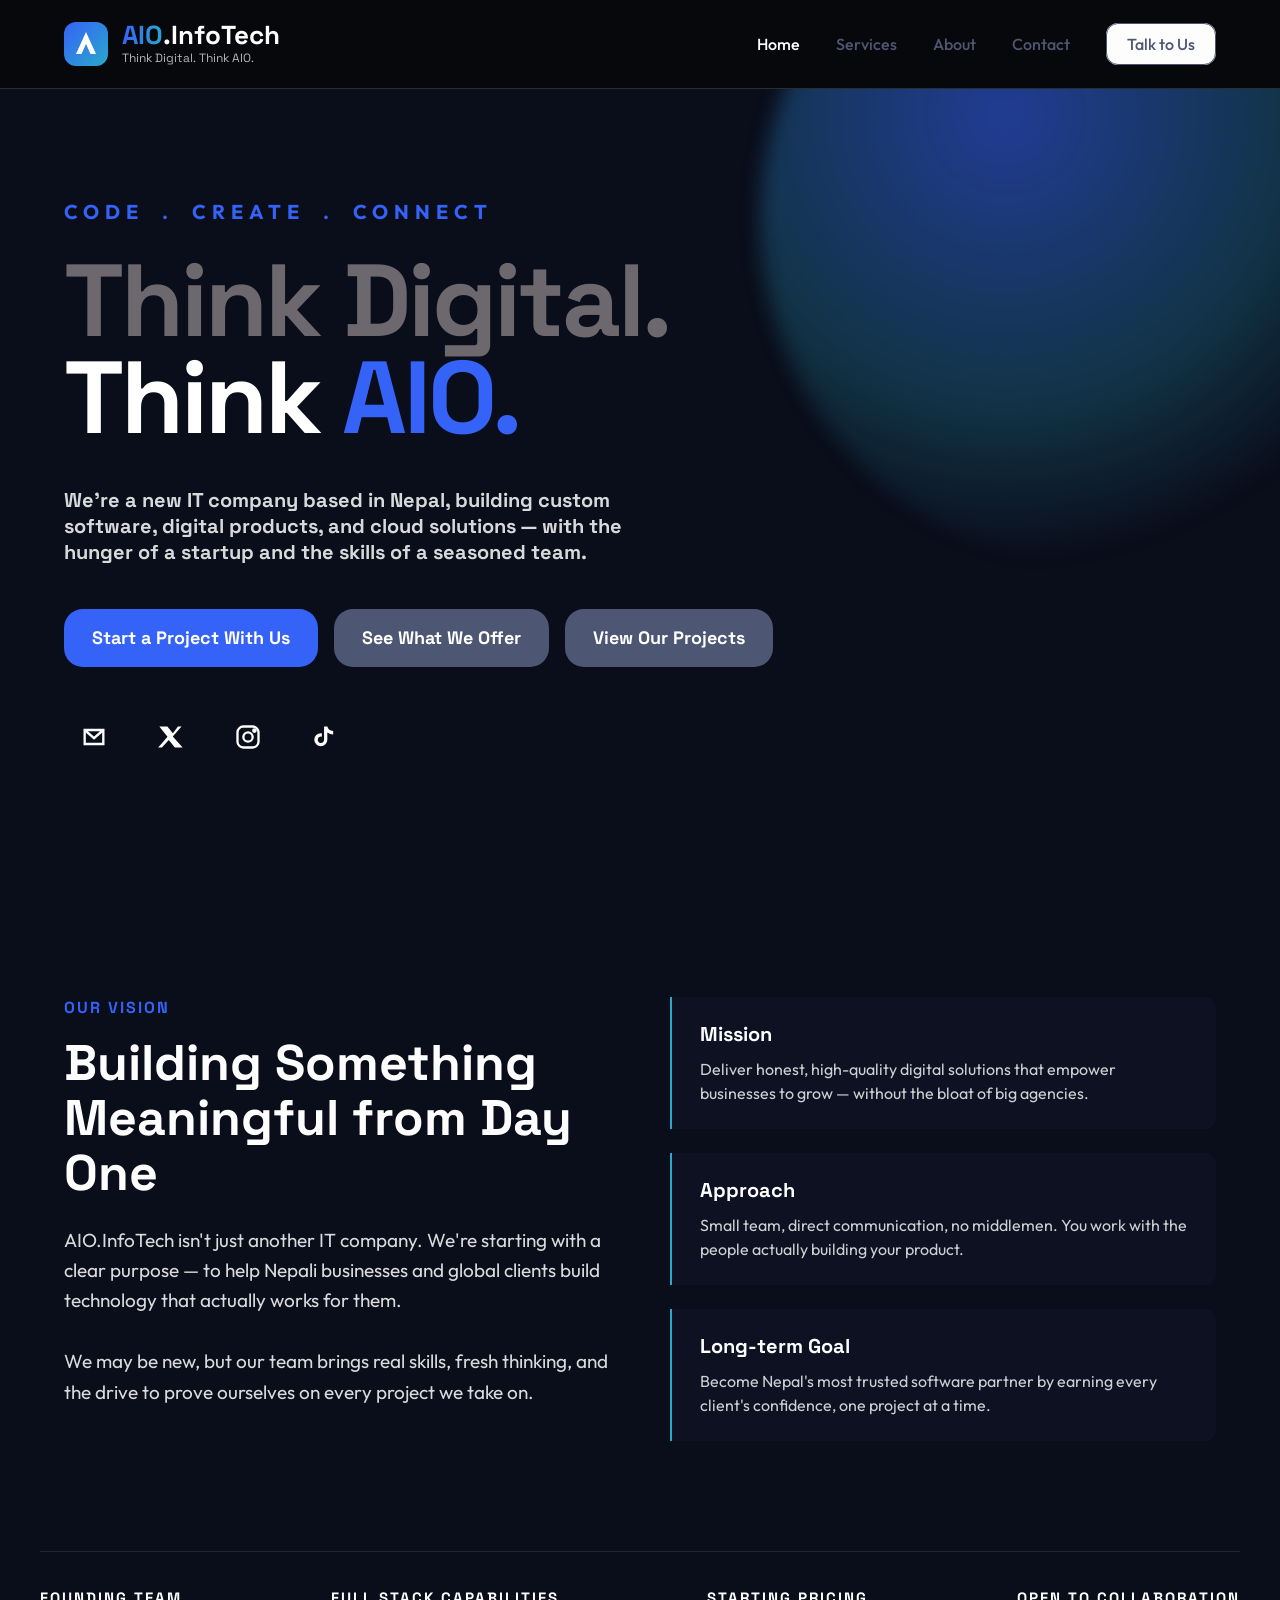
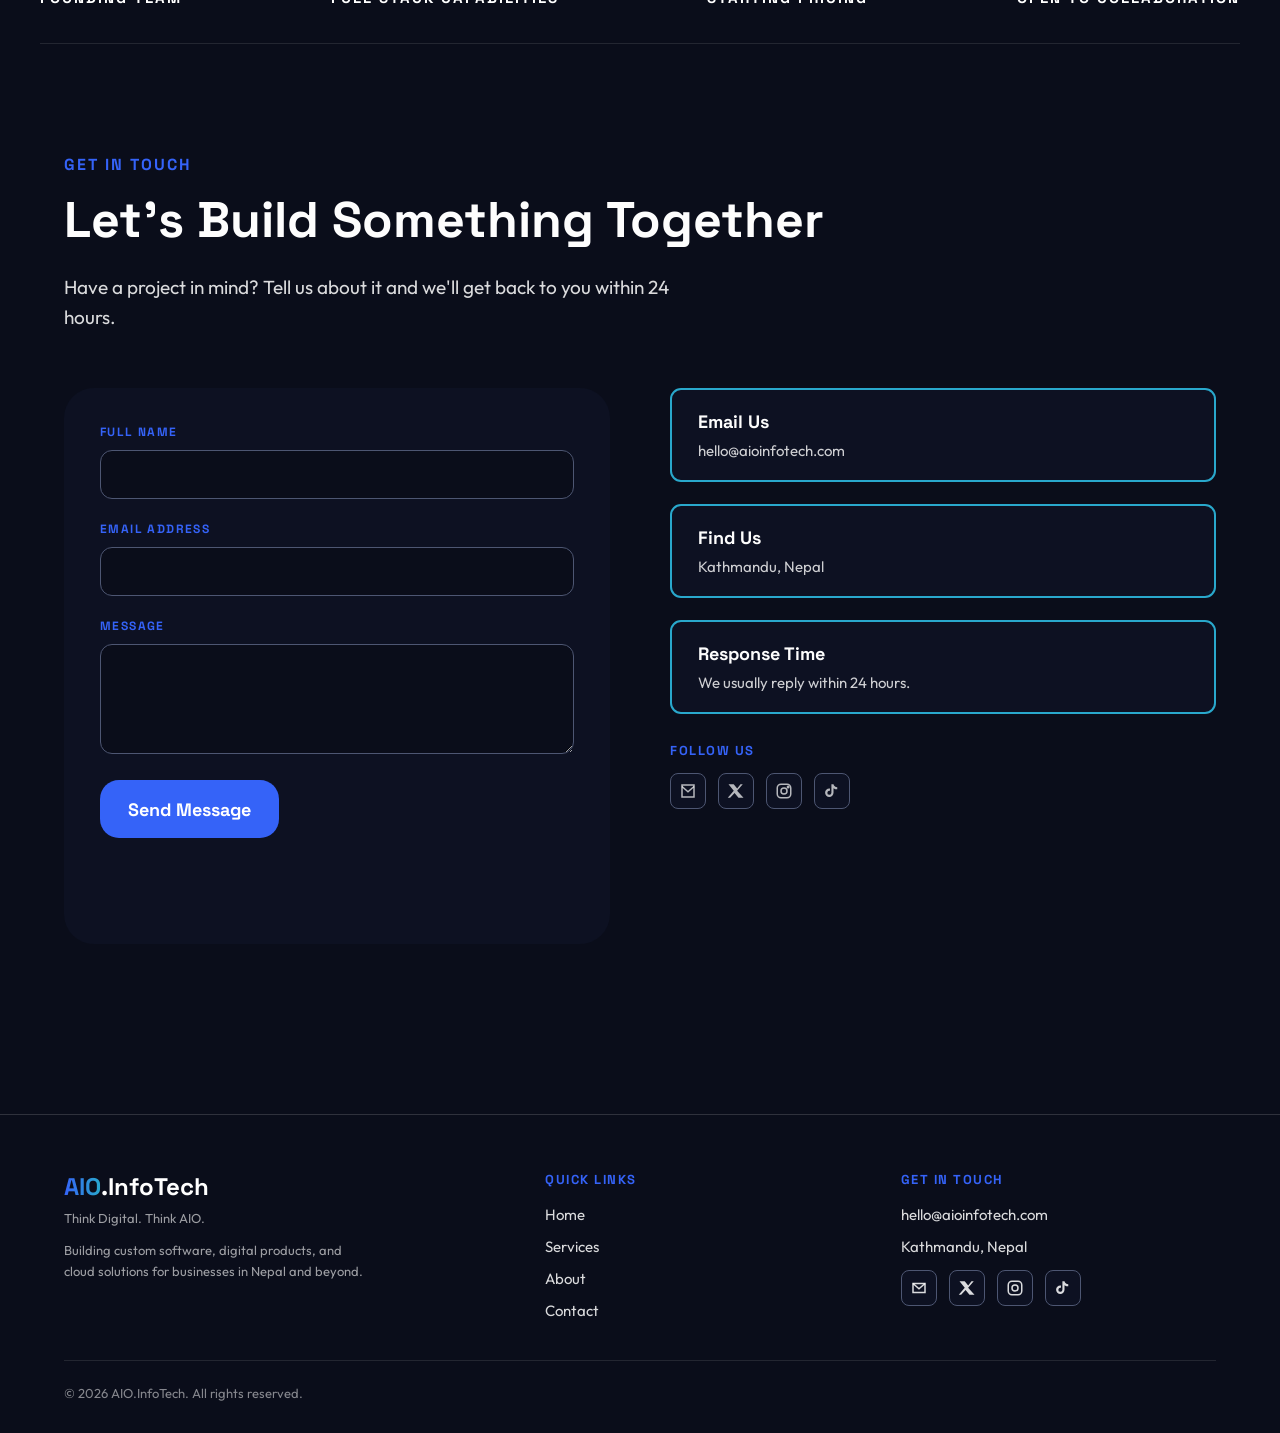
<file: index.html>
<!DOCTYPE html>
<html lang="en">
<head>
<meta charset="UTF-8">
<meta name="viewport" content="width=device-width, initial-scale=1.0">
<title>AIO.InfoTech — Think Digital. Think AIO.</title>
<meta name="description" content="AIO.InfoTech is a new IT company based in Nepal, building custom software, digital products, and cloud solutions.">
<link rel="preconnect" href="https://fonts.googleapis.com">
<link rel="preconnect" href="https://fonts.gstatic.com" crossorigin>
<link href="https://fonts.googleapis.com/css2?family=Space+Grotesk:wght@400;500;700&family=Outfit:wght@400;500;700&display=swap" rel="stylesheet">
<link rel="stylesheet" href="style.css">
</head>
<body>

<header class="navbar">
  <div class="wrap">
    <a href="index.html" class="logo">
      <svg class="logo-mark" viewBox="0 0 44 44" fill="none" xmlns="http://www.w3.org/2000/svg" aria-hidden="true">
        <defs>
          <linearGradient id="logoGrad" x1="0" y1="0" x2="44" y2="44" gradientUnits="userSpaceOnUse">
            <stop stop-color="#3563F8"/>
            <stop offset="1" stop-color="#29A8CC"/>
          </linearGradient>
        </defs>
        <rect width="44" height="44" rx="12" fill="url(#logoGrad)"/>
        <path d="M22 10L32 32H26.5L22 22L17.5 32H12L22 10Z" fill="white"/>
      </svg>
      <span class="logo-text">
        <span class="name"><span class="accent">AIO</span>.InfoTech</span>
        <span class="tagline">Think Digital. Think AIO.</span>
      </span>
    </a>

    <button class="nav-toggle" aria-label="Toggle menu" aria-expanded="false">
      <svg viewBox="0 0 24 24" fill="none" stroke="currentColor" stroke-width="2"><path d="M3 6h18M3 12h18M3 18h18"/></svg>
    </button>

    <ul class="nav-links">
      <li><a href="index.html" aria-current="page">Home</a></li>
      <li><a href="services.html">Services</a></li>
      <li><a href="team.html">About</a></li>
      <li><a href="index.html#contact">Contact</a></li>
      <li><a href="index.html#contact" class="nav-cta">Talk to Us</a></li>
    </ul>
  </div>
</header>

<main>

  <!-- HERO -->
  <section class="hero">
    <div class="hero-glow" aria-hidden="true"></div>
    <div class="wrap">
      <p class="eyebrow"><span>CODE</span><span>.</span><span>CREATE</span><span>.</span><span>CONNECT</span></p>
      <h1><span class="dim">Think Digital.</span>Think <span class="brand">AIO.</span></h1>
      <p class="hero-lede">We're a new IT company based in Nepal, building custom software, digital products, and cloud solutions — with the hunger of a startup and the skills of a seasoned team.</p>
      <div class="cta-row">
        <a href="index.html#contact" class="btn btn-primary">Start a Project With Us</a>
        <a href="services.html" class="btn btn-secondary">See What We Offer</a>
        <a href="projects.html" class="btn btn-secondary">View Our Projects</a>
      </div>

      <div class="social-row-lg">
        <a href="mailto:hello@aioinfotech.com" aria-label="Email"><svg viewBox="0 0 24 24" fill="none" stroke="currentColor" stroke-width="2"><path d="M4 6l8 7 8-7"/><path d="M4 6h16v12H4z"/></svg></a>
        <a href="#" aria-label="Twitter / X"><svg viewBox="0 0 24 24" fill="currentColor"><path d="M18 3h3l-7.5 8.6L22 21h-6.7l-5.2-6.4L4.2 21H1l8-9.2L2 3h6.9l4.7 5.8L18 3z"/></svg></a>
        <a href="#" aria-label="Instagram"><svg viewBox="0 0 24 24" fill="none" stroke="currentColor" stroke-width="2"><rect x="3" y="3" width="18" height="18" rx="5"/><circle cx="12" cy="12" r="4"/><circle cx="17.5" cy="6.5" r="1"/></svg></a>
        <a href="#" aria-label="TikTok"><svg viewBox="0 0 24 24" fill="currentColor"><path d="M14 3c.6 2.2 2.2 3.7 5 3.9v2.9c-1.8 0-3.4-.5-5-1.6v6.1a5.6 5.6 0 1 1-5.6-5.6c.3 0 .6 0 .9.1v3a2.7 2.7 0 1 0 1.9 2.6V3h2.8z"/></svg></a>
      </div>
    </div>
  </section>

  <!-- VISION + VALUES -->
  <section class="section-pad">
    <div class="wrap">
      <div class="vision-values">
        <div class="reveal">
          <p class="eyebrow-sm">Our Vision</p>
          <h2 class="section-title">Building Something Meaningful from Day One</h2>
          <p class="section-body">
            AIO.InfoTech isn't just another IT company. We're starting with a clear purpose — to help Nepali businesses and global clients build technology that actually works for them.
            <br><br>
            We may be new, but our team brings real skills, fresh thinking, and the drive to prove ourselves on every project we take on.
          </p>
        </div>
        <div class="reveal">
          <div class="value-card">
            <h3>Mission</h3>
            <p>Deliver honest, high-quality digital solutions that empower businesses to grow — without the bloat of big agencies.</p>
          </div>
          <div class="value-card">
            <h3>Approach</h3>
            <p>Small team, direct communication, no middlemen. You work with the people actually building your product.</p>
          </div>
          <div class="value-card">
            <h3>Long-term Goal</h3>
            <p>Become Nepal's most trusted software partner by earning every client's confidence, one project at a time.</p>
          </div>
        </div>
      </div>
    </div>
  </section>

  <!-- STAT STRIP -->
  <section>
    <div class="wrap" style="border-top:1px solid rgba(255,255,255,.1); border-bottom:1px solid rgba(255,255,255,.1); padding:36px 0; display:flex; flex-wrap:wrap; gap:32px; justify-content:space-between; font-family:var(--font-display); font-weight:700; font-size:15px; letter-spacing:2px; color:white;">
      <span>FOUNDING TEAM</span>
      <span>FULL STACK CAPABILITIES</span>
      <span>STARTING PRICING</span>
      <span>OPEN TO COLLABORATION</span>
    </div>
  </section>

  <!-- CONTACT -->
  <section class="section-pad" id="contact">
    <div class="wrap">
      <p class="eyebrow-sm">Get in Touch</p>
      <h2 class="section-title">Let's Build Something Together</h2>
      <p class="section-body">Have a project in mind? Tell us about it and we'll get back to you within 24 hours.</p>

      <div class="contact-grid">
        <form class="form-card reveal" id="contact-form">
          <div class="field">
            <label for="name">Full Name</label>
            <input id="name" name="name" type="text" required autocomplete="name">
          </div>
          <div class="field">
            <label for="email">Email Address</label>
            <input id="email" name="email" type="email" required autocomplete="email">
          </div>
          <div class="field">
            <label for="message">Message</label>
            <textarea id="message" name="message" required></textarea>
          </div>
          <button type="submit" class="btn btn-primary" style="align-self:flex-start;">Send Message</button>
          <p class="form-status" role="status"></p>
        </form>

        <div class="info-list reveal">
          <div class="info-card">
            <h3>Email Us</h3>
            <p>hello@aioinfotech.com</p>
          </div>
          <div class="info-card">
            <h3>Find Us</h3>
            <p>Kathmandu, Nepal</p>
          </div>
          <div class="info-card">
            <h3>Response Time</h3>
            <p>We usually reply within 24 hours.</p>
          </div>

          <div>
            <p class="follow-label">Follow Us</p>
            <div class="social-row">
              <a href="mailto:hello@aioinfotech.com" aria-label="Email"><svg viewBox="0 0 24 24" fill="none" stroke="currentColor" stroke-width="2"><path d="M4 4h16v16H4z" fill="none"/><path d="M4 6l8 7 8-7"/></svg></a>
              <a href="#" aria-label="Twitter / X"><svg viewBox="0 0 24 24" fill="currentColor"><path d="M18 3h3l-7.5 8.6L22 21h-6.7l-5.2-6.4L4.2 21H1l8-9.2L2 3h6.9l4.7 5.8L18 3z"/></svg></a>
              <a href="#" aria-label="Instagram"><svg viewBox="0 0 24 24" fill="none" stroke="currentColor" stroke-width="2"><rect x="3" y="3" width="18" height="18" rx="5"/><circle cx="12" cy="12" r="4"/><circle cx="17.5" cy="6.5" r="1"/></svg></a>
              <a href="#" aria-label="TikTok"><svg viewBox="0 0 24 24" fill="currentColor"><path d="M14 3c.6 2.2 2.2 3.7 5 3.9v2.9c-1.8 0-3.4-.5-5-1.6v6.1a5.6 5.6 0 1 1-5.6-5.6c.3 0 .6 0 .9.1v3a2.7 2.7 0 1 0 1.9 2.6V3h2.8z"/></svg></a>
            </div>
          </div>
        </div>
      </div>
    </div>
  </section>

</main>

<footer>
  <div class="wrap">
    <div class="footer-grid">
      <div class="footer-brand">
        <div class="name"><span class="accent">AIO</span>.InfoTech</div>
        <p class="tagline">Think Digital. Think AIO.</p>
        <p class="desc">Building custom software, digital products, and cloud solutions for businesses in Nepal and beyond.</p>
      </div>
      <div class="footer-col">
        <h4>Quick Links</h4>
        <ul>
          <li><a href="index.html">Home</a></li>
          <li><a href="services.html">Services</a></li>
          <li><a href="team.html">About</a></li>
          <li><a href="index.html#contact">Contact</a></li>
        </ul>
      </div>
      <div class="footer-col">
        <h4>Get in Touch</h4>
        <ul>
          <li><span>hello@aioinfotech.com</span></li>
          <li><span>Kathmandu, Nepal</span></li>
        </ul>
        <div class="social-row" style="margin-top:14px;">
          <a href="mailto:hello@aioinfotech.com" aria-label="Email"><svg viewBox="0 0 24 24" fill="none" stroke="currentColor" stroke-width="2"><path d="M4 6l8 7 8-7"/><path d="M4 6h16v12H4z"/></svg></a>
          <a href="#" aria-label="Twitter / X"><svg viewBox="0 0 24 24" fill="currentColor"><path d="M18 3h3l-7.5 8.6L22 21h-6.7l-5.2-6.4L4.2 21H1l8-9.2L2 3h6.9l4.7 5.8L18 3z"/></svg></a>
          <a href="#" aria-label="Instagram"><svg viewBox="0 0 24 24" fill="none" stroke="currentColor" stroke-width="2"><rect x="3" y="3" width="18" height="18" rx="5"/><circle cx="12" cy="12" r="4"/></svg></a>
          <a href="#" aria-label="TikTok"><svg viewBox="0 0 24 24" fill="currentColor"><path d="M14 3c.6 2.2 2.2 3.7 5 3.9v2.9c-1.8 0-3.4-.5-5-1.6v6.1a5.6 5.6 0 1 1-5.6-5.6c.3 0 .6 0 .9.1v3a2.7 2.7 0 1 0 1.9 2.6V3h2.8z"/></svg></a>
        </div>
      </div>
    </div>
    <div class="footer-bottom">
      <span>© 2026 AIO.InfoTech. All rights reserved.</span>
    </div>
  </div>
</footer>

<script src="script.js"></script>
</body>
</html>
</file>
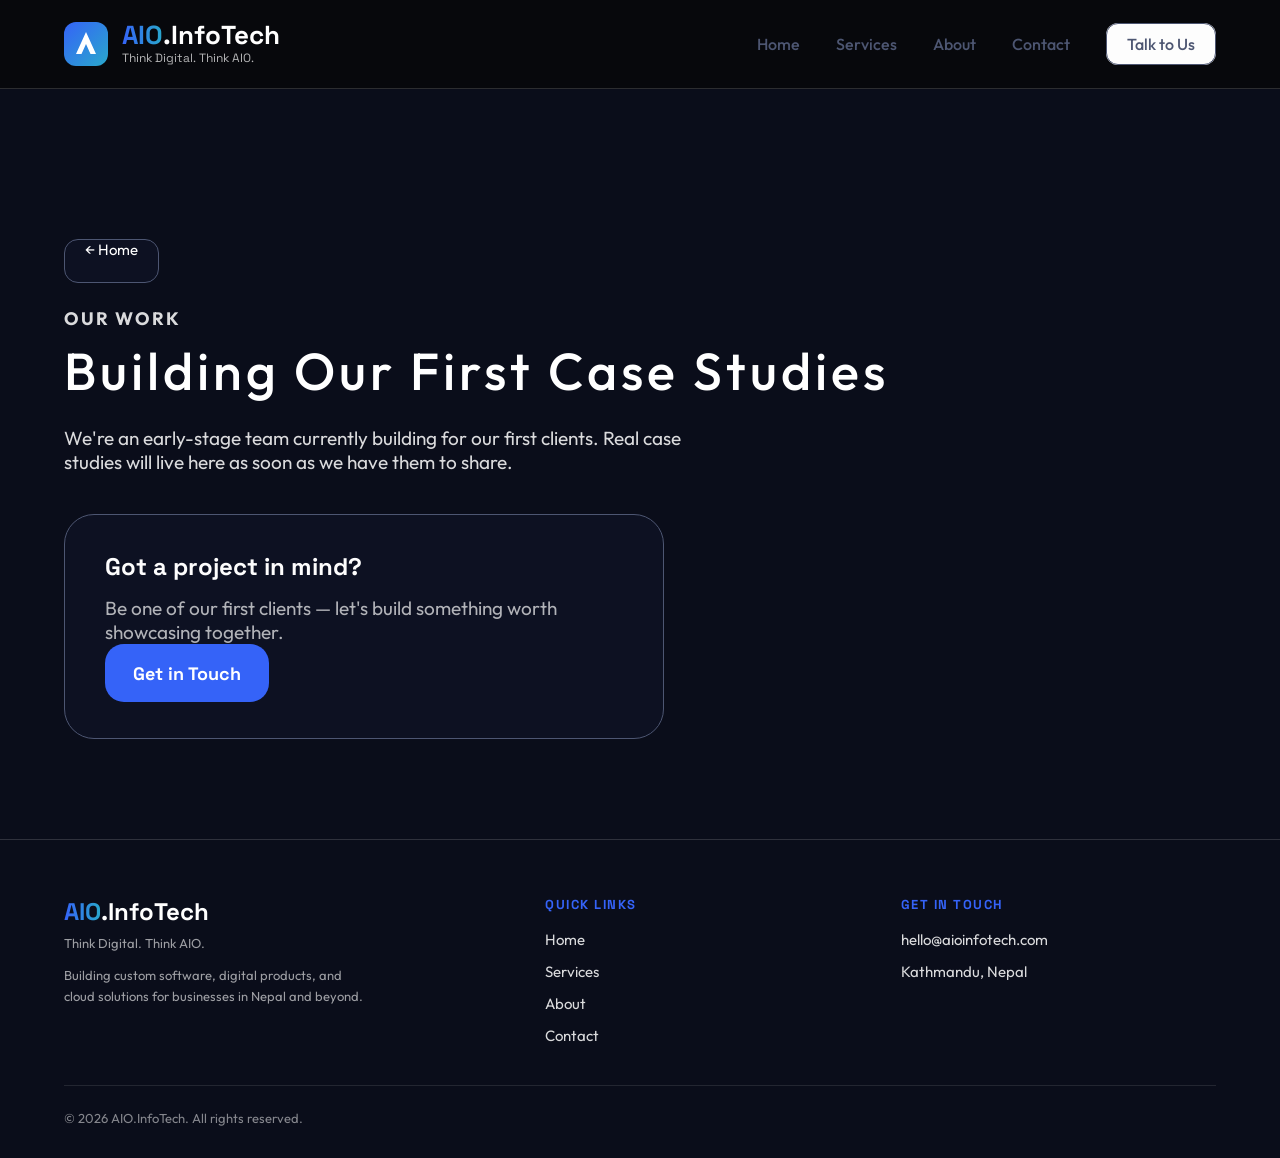
<file: projects.html>
<!DOCTYPE html>
<html lang="en">
<head>
<meta charset="UTF-8">
<meta name="viewport" content="width=device-width, initial-scale=1.0">
<title>Our Work — AIO.InfoTech</title>
<meta name="description" content="AIO.InfoTech is an early-stage team currently building for our first clients. Get in touch to be one of our first case studies.">
<link rel="preconnect" href="https://fonts.googleapis.com">
<link rel="preconnect" href="https://fonts.gstatic.com" crossorigin>
<link href="https://fonts.googleapis.com/css2?family=Space+Grotesk:wght@400;500;700&family=Outfit:wght@400;500;700&display=swap" rel="stylesheet">
<link rel="stylesheet" href="style.css">
</head>
<body>

<header class="navbar">
  <div class="wrap">
    <a href="index.html" class="logo">
      <svg class="logo-mark" viewBox="0 0 44 44" fill="none" xmlns="http://www.w3.org/2000/svg" aria-hidden="true">
        <defs>
          <linearGradient id="logoGrad" x1="0" y1="0" x2="44" y2="44" gradientUnits="userSpaceOnUse">
            <stop stop-color="#3563F8"/><stop offset="1" stop-color="#29A8CC"/>
          </linearGradient>
        </defs>
        <rect width="44" height="44" rx="12" fill="url(#logoGrad)"/>
        <path d="M22 10L32 32H26.5L22 22L17.5 32H12L22 10Z" fill="white"/>
      </svg>
      <span class="logo-text">
        <span class="name"><span class="accent">AIO</span>.InfoTech</span>
        <span class="tagline">Think Digital. Think AIO.</span>
      </span>
    </a>
    <button class="nav-toggle" aria-label="Toggle menu" aria-expanded="false">
      <svg viewBox="0 0 24 24" fill="none" stroke="currentColor" stroke-width="2"><path d="M3 6h18M3 12h18M3 18h18"/></svg>
    </button>
    <ul class="nav-links">
      <li><a href="index.html">Home</a></li>
      <li><a href="services.html">Services</a></li>
      <li><a href="team.html">About</a></li>
      <li><a href="index.html#contact">Contact</a></li>
      <li><a href="index.html#contact" class="nav-cta">Talk to Us</a></li>
    </ul>
  </div>
</header>

<main>
  <section class="page-hero">
    <div class="wrap">
      <a href="index.html" class="btn-outline" style="display:inline-flex; margin-bottom:24px;">← Home</a>
      <p class="eyebrow-sm">Our Work</p>
      <h1>Building Our First Case Studies</h1>
      <p>We're an early-stage team currently building for our first clients. Real case studies will live here as soon as we have them to share.</p>

      <div class="cta-panel reveal">
        <h3>Got a project in mind?</h3>
        <p>Be one of our first clients — let's build something worth showcasing together.</p>
        <a href="index.html#contact" class="btn btn-primary">Get in Touch</a>
      </div>
    </div>
  </section>
</main>

<footer>
  <div class="wrap">
    <div class="footer-grid">
      <div class="footer-brand">
        <div class="name"><span class="accent">AIO</span>.InfoTech</div>
        <p class="tagline">Think Digital. Think AIO.</p>
        <p class="desc">Building custom software, digital products, and cloud solutions for businesses in Nepal and beyond.</p>
      </div>
      <div class="footer-col">
        <h4>Quick Links</h4>
        <ul>
          <li><a href="index.html">Home</a></li>
          <li><a href="services.html">Services</a></li>
          <li><a href="team.html">About</a></li>
          <li><a href="index.html#contact">Contact</a></li>
        </ul>
      </div>
      <div class="footer-col">
        <h4>Get in Touch</h4>
        <ul>
          <li><span>hello@aioinfotech.com</span></li>
          <li><span>Kathmandu, Nepal</span></li>
        </ul>
      </div>
    </div>
    <div class="footer-bottom"><span>© 2026 AIO.InfoTech. All rights reserved.</span></div>
  </div>
</footer>

<script src="script.js"></script>
</body>
</html>
</file>
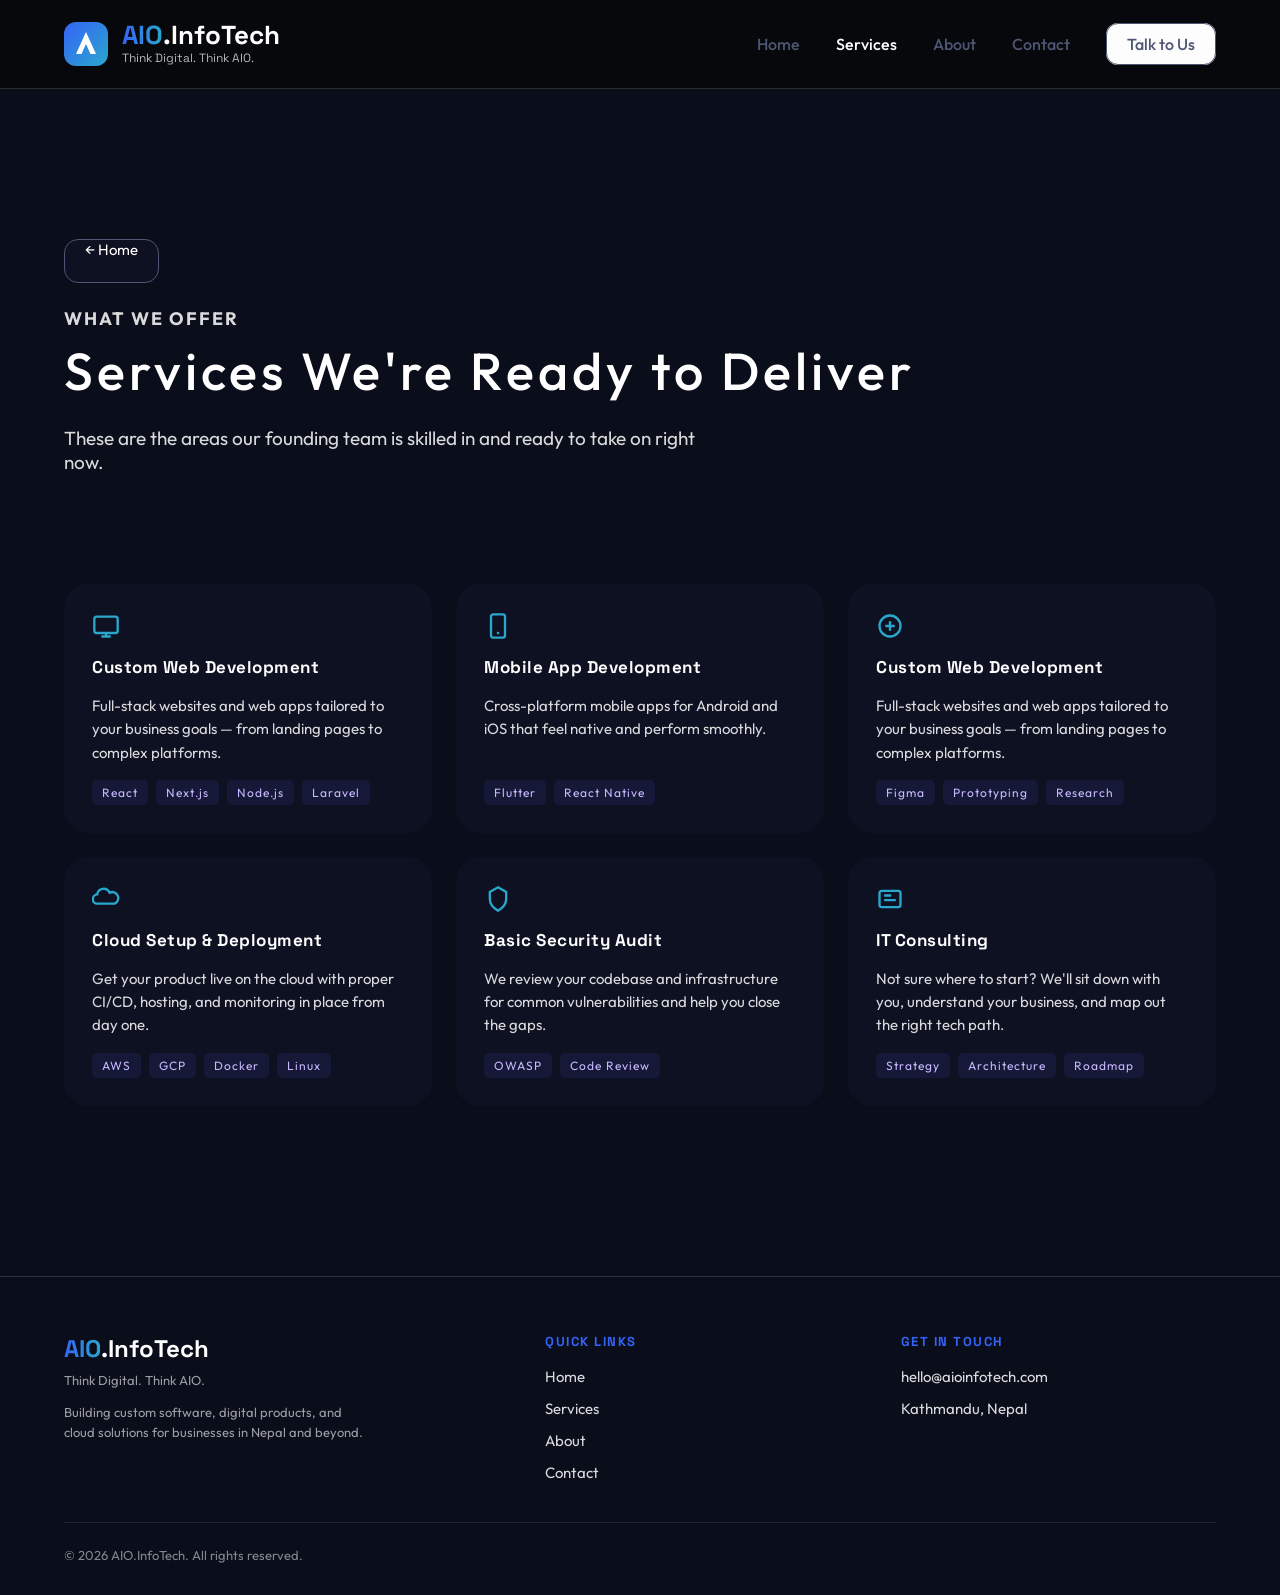
<file: services.html>
<!DOCTYPE html>
<html lang="en">
<head>
<meta charset="UTF-8">
<meta name="viewport" content="width=device-width, initial-scale=1.0">
<title>Services — AIO.InfoTech</title>
<meta name="description" content="Custom web development, mobile apps, cloud deployment, security audits, and IT consulting from AIO.InfoTech.">
<link rel="preconnect" href="https://fonts.googleapis.com">
<link rel="preconnect" href="https://fonts.gstatic.com" crossorigin>
<link href="https://fonts.googleapis.com/css2?family=Space+Grotesk:wght@400;500;700&family=Outfit:wght@400;500;700&display=swap" rel="stylesheet">
<link rel="stylesheet" href="style.css">
</head>
<body>

<header class="navbar">
  <div class="wrap">
    <a href="index.html" class="logo">
      <svg class="logo-mark" viewBox="0 0 44 44" fill="none" xmlns="http://www.w3.org/2000/svg" aria-hidden="true">
        <defs>
          <linearGradient id="logoGrad" x1="0" y1="0" x2="44" y2="44" gradientUnits="userSpaceOnUse">
            <stop stop-color="#3563F8"/><stop offset="1" stop-color="#29A8CC"/>
          </linearGradient>
        </defs>
        <rect width="44" height="44" rx="12" fill="url(#logoGrad)"/>
        <path d="M22 10L32 32H26.5L22 22L17.5 32H12L22 10Z" fill="white"/>
      </svg>
      <span class="logo-text">
        <span class="name"><span class="accent">AIO</span>.InfoTech</span>
        <span class="tagline">Think Digital. Think AIO.</span>
      </span>
    </a>
    <button class="nav-toggle" aria-label="Toggle menu" aria-expanded="false">
      <svg viewBox="0 0 24 24" fill="none" stroke="currentColor" stroke-width="2"><path d="M3 6h18M3 12h18M3 18h18"/></svg>
    </button>
    <ul class="nav-links">
      <li><a href="index.html">Home</a></li>
      <li><a href="services.html" aria-current="page">Services</a></li>
      <li><a href="team.html">About</a></li>
      <li><a href="index.html#contact">Contact</a></li>
      <li><a href="index.html#contact" class="nav-cta">Talk to Us</a></li>
    </ul>
  </div>
</header>

<main>
  <section class="page-hero">
    <div class="wrap">
      <a href="index.html" class="btn-outline" style="display:inline-flex; margin-bottom:24px;">← Home</a>
      <p class="eyebrow-sm">What We Offer</p>
      <h1>Services We're Ready to Deliver</h1>
      <p>These are the areas our founding team is skilled in and ready to take on right now.</p>
    </div>
  </section>

  <section class="section-pad" style="padding-top:20px;">
    <div class="wrap">
      <div class="services-grid">

        <div class="service-card reveal">
          <svg class="service-icon" viewBox="0 0 24 24" fill="none" stroke="currentColor" stroke-width="2"><rect x="2" y="4" width="20" height="14" rx="2"/><path d="M8 21h8M12 18v3"/></svg>
          <h3>Custom Web Development</h3>
          <p>Full-stack websites and web apps tailored to your business goals — from landing pages to complex platforms.</p>
          <div class="tags"><span class="tag">React</span><span class="tag">Next.js</span><span class="tag">Node.js</span><span class="tag">Laravel</span></div>
        </div>

        <div class="service-card reveal">
          <svg class="service-icon" viewBox="0 0 24 24" fill="none" stroke="currentColor" stroke-width="2"><rect x="6" y="2" width="12" height="20" rx="2"/><path d="M11 18h2"/></svg>
          <h3>Mobile App Development</h3>
          <p>Cross-platform mobile apps for Android and iOS that feel native and perform smoothly.</p>
          <div class="tags"><span class="tag">Flutter</span><span class="tag">React Native</span></div>
        </div>

        <div class="service-card reveal">
          <svg class="service-icon" viewBox="0 0 24 24" fill="none" stroke="currentColor" stroke-width="2"><circle cx="12" cy="12" r="9"/><path d="M8 12h8M12 8v8"/></svg>
          <h3>Custom Web Development</h3>
          <p>Full-stack websites and web apps tailored to your business goals — from landing pages to complex platforms.</p>
          <div class="tags"><span class="tag">Figma</span><span class="tag">Prototyping</span><span class="tag">Research</span></div>
        </div>

        <div class="service-card reveal">
          <svg class="service-icon" viewBox="0 0 24 24" fill="none" stroke="currentColor" stroke-width="2"><path d="M4 16a4 4 0 0 1 .5-7.94A5.5 5.5 0 0 1 15 6.5 4.5 4.5 0 0 1 19.5 16H4z"/></svg>
          <h3>Cloud Setup &amp; Deployment</h3>
          <p>Get your product live on the cloud with proper CI/CD, hosting, and monitoring in place from day one.</p>
          <div class="tags"><span class="tag">AWS</span><span class="tag">GCP</span><span class="tag">Docker</span><span class="tag">Linux</span></div>
        </div>

        <div class="service-card reveal">
          <svg class="service-icon" viewBox="0 0 24 24" fill="none" stroke="currentColor" stroke-width="2"><path d="M12 2l7 4v6c0 5-3.5 8-7 10-3.5-2-7-5-7-10V6l7-4z"/></svg>
          <h3>Basic Security Audit</h3>
          <p>We review your codebase and infrastructure for common vulnerabilities and help you close the gaps.</p>
          <div class="tags"><span class="tag">OWASP</span><span class="tag">Code Review</span></div>
        </div>

        <div class="service-card reveal">
          <svg class="service-icon" viewBox="0 0 24 24" fill="none" stroke="currentColor" stroke-width="2"><rect x="3" y="5" width="18" height="14" rx="2"/><path d="M7 9h6M7 13h10"/></svg>
          <h3>IT Consulting</h3>
          <p>Not sure where to start? We'll sit down with you, understand your business, and map out the right tech path.</p>
          <div class="tags"><span class="tag">Strategy</span><span class="tag">Architecture</span><span class="tag">Roadmap</span></div>
        </div>

      </div>
    </div>
  </section>
</main>

<footer>
  <div class="wrap">
    <div class="footer-grid">
      <div class="footer-brand">
        <div class="name"><span class="accent">AIO</span>.InfoTech</div>
        <p class="tagline">Think Digital. Think AIO.</p>
        <p class="desc">Building custom software, digital products, and cloud solutions for businesses in Nepal and beyond.</p>
      </div>
      <div class="footer-col">
        <h4>Quick Links</h4>
        <ul>
          <li><a href="index.html">Home</a></li>
          <li><a href="services.html">Services</a></li>
          <li><a href="team.html">About</a></li>
          <li><a href="index.html#contact">Contact</a></li>
        </ul>
      </div>
      <div class="footer-col">
        <h4>Get in Touch</h4>
        <ul>
          <li><span>hello@aioinfotech.com</span></li>
          <li><span>Kathmandu, Nepal</span></li>
        </ul>
      </div>
    </div>
    <div class="footer-bottom"><span>© 2026 AIO.InfoTech. All rights reserved.</span></div>
  </div>
</footer>

<script src="script.js"></script>
</body>
</html>
</file>
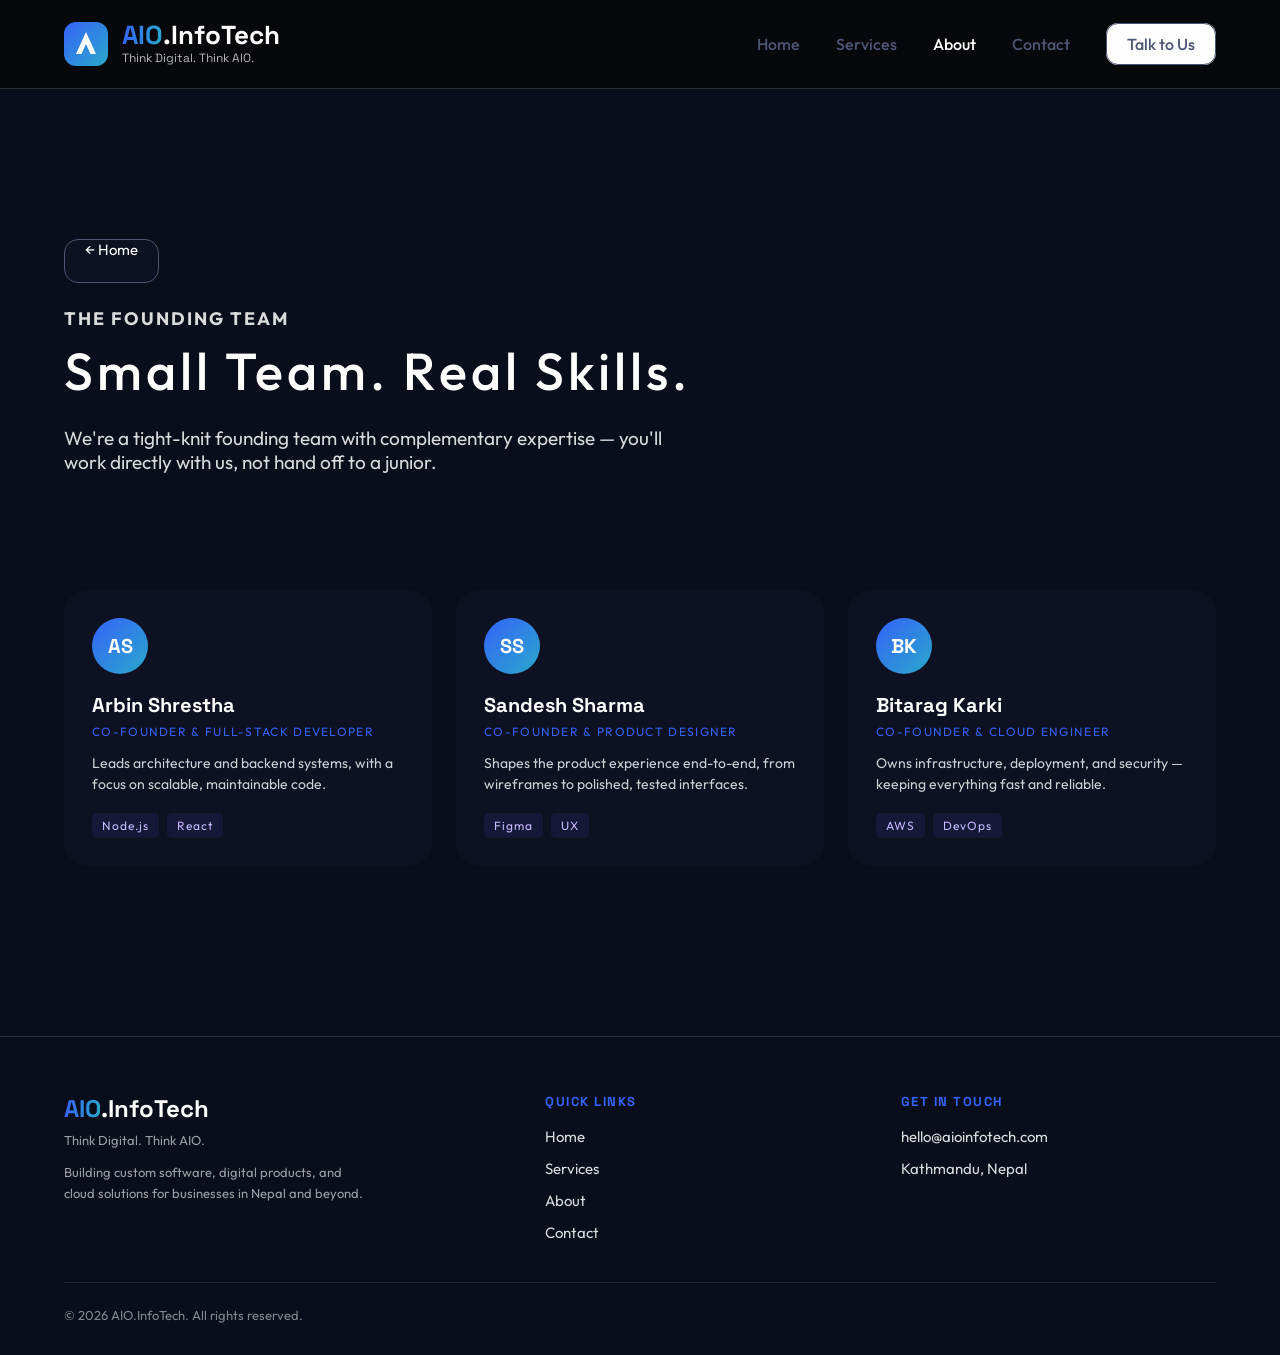
<file: team.html>
<!DOCTYPE html>
<html lang="en">
<head>
<meta charset="UTF-8">
<meta name="viewport" content="width=device-width, initial-scale=1.0">
<title>The Founding Team — AIO.InfoTech</title>
<meta name="description" content="Meet the founding team at AIO.InfoTech — a tight-knit group with complementary skills in cloud, product design, and full-stack development.">
<link rel="preconnect" href="https://fonts.googleapis.com">
<link rel="preconnect" href="https://fonts.gstatic.com" crossorigin>
<link href="https://fonts.googleapis.com/css2?family=Space+Grotesk:wght@400;500;700&family=Outfit:wght@400;500;700&display=swap" rel="stylesheet">
<link rel="stylesheet" href="style.css">
</head>
<body>

<header class="navbar">
  <div class="wrap">
    <a href="index.html" class="logo">
      <svg class="logo-mark" viewBox="0 0 44 44" fill="none" xmlns="http://www.w3.org/2000/svg" aria-hidden="true">
        <defs>
          <linearGradient id="logoGrad" x1="0" y1="0" x2="44" y2="44" gradientUnits="userSpaceOnUse">
            <stop stop-color="#3563F8"/><stop offset="1" stop-color="#29A8CC"/>
          </linearGradient>
        </defs>
        <rect width="44" height="44" rx="12" fill="url(#logoGrad)"/>
        <path d="M22 10L32 32H26.5L22 22L17.5 32H12L22 10Z" fill="white"/>
      </svg>
      <span class="logo-text">
        <span class="name"><span class="accent">AIO</span>.InfoTech</span>
        <span class="tagline">Think Digital. Think AIO.</span>
      </span>
    </a>
    <button class="nav-toggle" aria-label="Toggle menu" aria-expanded="false">
      <svg viewBox="0 0 24 24" fill="none" stroke="currentColor" stroke-width="2"><path d="M3 6h18M3 12h18M3 18h18"/></svg>
    </button>
    <ul class="nav-links">
      <li><a href="index.html">Home</a></li>
      <li><a href="services.html">Services</a></li>
      <li><a href="team.html" aria-current="page">About</a></li>
      <li><a href="index.html#contact">Contact</a></li>
      <li><a href="index.html#contact" class="nav-cta">Talk to Us</a></li>
    </ul>
  </div>
</header>

<main>
  <section class="page-hero">
    <div class="wrap">
      <a href="index.html" class="btn-outline" style="display:inline-flex; margin-bottom:24px;">← Home</a>
      <p class="eyebrow-sm">The Founding Team</p>
      <h1>Small Team. Real Skills.</h1>
      <p>We're a tight-knit founding team with complementary expertise — you'll work directly with us, not hand off to a junior.</p>
    </div>
  </section>

  <section class="section-pad" style="padding-top:20px;">
    <div class="wrap">
      <div class="team-grid">

        <div class="team-card reveal">
          <div class="avatar">AS</div>
          <h3>Arbin Shrestha</h3>
          <p class="role">Co-Founder &amp; Full-Stack Developer</p>
          <p class="bio">Leads architecture and backend systems, with a focus on scalable, maintainable code.</p>
          <div class="tags"><span class="tag">Node.js</span><span class="tag">React</span></div>
        </div>

        <div class="team-card reveal">
          <div class="avatar">SS</div>
          <h3>Sandesh Sharma</h3>
          <p class="role">Co-Founder &amp; Product Designer</p>
          <p class="bio">Shapes the product experience end-to-end, from wireframes to polished, tested interfaces.</p>
          <div class="tags"><span class="tag">Figma</span><span class="tag">UX</span></div>
        </div>

        <div class="team-card reveal">
          <div class="avatar">BK</div>
          <h3>Bitarag Karki</h3>
          <p class="role">Co-Founder &amp; Cloud Engineer</p>
          <p class="bio">Owns infrastructure, deployment, and security — keeping everything fast and reliable.</p>
          <div class="tags"><span class="tag">AWS</span><span class="tag">DevOps</span></div>
        </div>

      </div>
    </div>
  </section>
</main>

<footer>
  <div class="wrap">
    <div class="footer-grid">
      <div class="footer-brand">
        <div class="name"><span class="accent">AIO</span>.InfoTech</div>
        <p class="tagline">Think Digital. Think AIO.</p>
        <p class="desc">Building custom software, digital products, and cloud solutions for businesses in Nepal and beyond.</p>
      </div>
      <div class="footer-col">
        <h4>Quick Links</h4>
        <ul>
          <li><a href="index.html">Home</a></li>
          <li><a href="services.html">Services</a></li>
          <li><a href="team.html">About</a></li>
          <li><a href="index.html#contact">Contact</a></li>
        </ul>
      </div>
      <div class="footer-col">
        <h4>Get in Touch</h4>
        <ul>
          <li><span>hello@aioinfotech.com</span></li>
          <li><span>Kathmandu, Nepal</span></li>
        </ul>
      </div>
    </div>
    <div class="footer-bottom"><span>© 2026 AIO.InfoTech. All rights reserved.</span></div>
  </div>
</footer>

<script src="script.js"></script>
</body>
</html>
</file>
<file: style.css>
/* ==========================================================================
   AIO.InfoTech — shared styles
   ========================================================================== */

:root{
  --bg: #0a0d1a;
  --card: #0d1122;
  --tag-bg: #151937;
  --border: #4d5672;
  --border-soft: rgba(255,255,255,0.15);
  --blue: #3563f8;
  --cyan: #29a8cc;
  --purple: #c8b8ff;
  --white: #fdfdfd;
  --text: #ffffff;
  --text-dim: rgba(255,255,255,0.7);
  --text-dimmer: rgba(255,255,255,0.5);

  --font-display: 'Space Grotesk', sans-serif;
  --font-body: 'Outfit', sans-serif;

  --container: 1200px;
}

*{ box-sizing: border-box; }

html{ scroll-behavior: smooth; }

body{
  margin: 0;
  background: var(--bg);
  color: var(--text);
  font-family: var(--font-body);
  -webkit-font-smoothing: antialiased;
  overflow-x: hidden;
}

img, svg{ display:block; max-width:100%; }

a{ color: inherit; text-decoration: none; }

button{ font-family: inherit; cursor: pointer; }

.wrap{
  max-width: var(--container);
  margin: 0 auto;
  padding: 0 24px;
}

/* focus visibility */
a:focus-visible, button:focus-visible, input:focus-visible, textarea:focus-visible{
  outline: 2px solid var(--cyan);
  outline-offset: 3px;
}

@media (prefers-reduced-motion: reduce){
  *{ animation: none !important; transition: none !important; }
  html{ scroll-behavior: auto; }
}

/* ---------------------------------- Navbar ---------------------------------- */

.navbar{
  position: sticky;
  top: 0;
  z-index: 100;
  background: #07080c;
  border-bottom: 1px solid var(--border-soft);
}

.navbar .wrap{
  display:flex;
  align-items:center;
  justify-content:space-between;
  height: 88px;
}

.logo{
  display:flex;
  align-items:center;
  gap: 14px;
}

.logo-mark{
  width:44px; height:44px; flex-shrink:0;
}

.logo-text{ display:flex; flex-direction:column; gap:2px; }

.logo-text .name{
  font-family: var(--font-display);
  font-size: 26px;
  font-weight: 700;
  line-height:1;
}
.logo-text .name .accent{
  background: linear-gradient(90deg, var(--blue), var(--cyan));
  -webkit-background-clip: text;
  background-clip: text;
  color: transparent;
}
.logo-text .tagline{
  font-size: 12px;
  color: var(--text-dim);
  font-family: var(--font-display);
}

.nav-links{
  display:flex;
  align-items:center;
  gap: 36px;
  list-style:none;
  margin:0; padding:0;
}

.nav-links a{
  font-family: var(--font-body);
  font-weight: 500;
  font-size: 16px;
  color: var(--border);
  transition: color .15s ease;
}
.nav-links a:hover,
.nav-links a[aria-current="page"]{
  color: var(--text);
}

.nav-cta{
  background: var(--white);
  border: 1px solid var(--border);
  color: #0a0d1a;
  font-family: var(--font-body);
  font-size: 15px;
  padding: 10px 20px;
  border-radius: 12px;
  border-color: var(--border);
  transition: transform .15s ease, opacity .15s ease;
}
.nav-cta:hover{ transform: translateY(-1px); opacity: .9; }

.nav-toggle{
  display:none;
  background:none;
  border:none;
  color: var(--text);
  width: 40px; height:40px;
}

@media (max-width: 860px){
  .nav-links{
    position:absolute;
    top: 88px; left:0; right:0;
    background: #07080c;
    border-bottom: 1px solid var(--border-soft);
    flex-direction:column;
    align-items:flex-start;
    gap: 0;
    padding: 8px 24px 20px;
    display:none;
  }
  .nav-links.open{ display:flex; }
  .nav-links li{ width:100%; padding: 12px 0; border-bottom: 1px solid rgba(255,255,255,.06); }
  .nav-cta{ display:none; }
  .nav-toggle{ display:flex; align-items:center; justify-content:center; }
}

/* ---------------------------------- Buttons ---------------------------------- */

.btn{
  display:inline-flex;
  align-items:center;
  justify-content:center;
  height: 58px;
  padding: 0 28px;
  border-radius: 19px;
  font-family: var(--font-display);
  font-weight: 700;
  font-size: 18px;
  border: none;
  transition: transform .18s ease, box-shadow .18s ease, background .18s ease;
  white-space: nowrap;
}
.btn:hover{ transform: translateY(-2px); }

.btn-primary{
  background: var(--blue);
  color: white;
  box-shadow: 0 0 0 rgba(53,99,248,0);
}
.btn-primary:hover{ box-shadow: 0 10px 30px rgba(53,99,248,.35); }

.btn-secondary{
  background: var(--border);
  color: white;
}
.btn-secondary:hover{ background: #5c6684; }

.btn-outline{
  background: var(--card);
  border: 1px solid var(--border);
  color: white;
  height: 44px;
  border-radius: 14px;
  font-size: 15px;
  padding: 0 20px;
}
.btn-outline:hover{ border-color: var(--cyan); }

.cta-row{
  display:flex;
  flex-wrap:wrap;
  gap: 16px;
}

/* ---------------------------------- Back button ---------------------------------- */

.back-home{
  position: absolute;
  top: 40px; left: 40px;
  z-index: 5;
}

/* ---------------------------------- Hero ---------------------------------- */

.hero{
  position: relative;
  padding: 90px 0 120px;
  overflow: visible;
}

.hero-glow{
  position:absolute;
  top:-220px; right: -180px;
  width: 700px; height: 700px;
  border-radius: 50%;
  background: radial-gradient(circle at 35% 35%, rgba(53,99,248,.55), rgba(41,168,204,.25) 45%, transparent 70%);
  filter: blur(10px);
  pointer-events:none;
}

.eyebrow{
  display:flex;
  gap: 18px;
  align-items:center;
  color: var(--blue);
  font-family: var(--font-body);
  font-weight: 700;
  font-size: 20px;
  letter-spacing: 6px;
  margin-bottom: 28px;
}

.hero h1{
  font-family: var(--font-display);
  font-weight: 700;
  font-size: clamp(44px, 8vw, 108px);
  line-height: 0.95;
  letter-spacing: -3px;
  margin: 0 0 40px;
  max-width: 900px;
}
.hero h1 .dim{ opacity: .55; color: #bcb3b3; display:block; }
.hero h1 .brand{ color: var(--blue); }

.hero-lede{
  max-width: 620px;
  font-family: var(--font-display);
  font-weight: 700;
  font-size: 20px;
  opacity: .85;
  margin: 0 0 44px;
  color: var(--white);
}

/* ---------------------------------- Hero decor (icon row + glow, aligned with CTA row) ---------------------------------- */

.hero .wrap{ position: relative; }

.social-row-lg{
  display:flex;
  gap: 17px;
  margin-top: 40px;
}
.social-row-lg a{
  width: 60px; height: 60px;
  display:flex; align-items:center; justify-content:center;
  color: var(--white);
  transition: opacity .15s ease;
}
.social-row-lg a:hover{ opacity: .7; }
.social-row-lg svg{ width: 28px; height: 28px; }

/* ---------------------------------- Sections ---------------------------------- */

section{ position: relative; }

.section-pad{ padding: 110px 0; }

.eyebrow-sm{
  color: var(--blue);
  font-family: var(--font-display);
  font-weight: 700;
  font-size: 16px;
  letter-spacing: 2px;
  text-transform: uppercase;
  margin: 0 0 18px;
}

h2.section-title{
  font-family: var(--font-display);
  font-weight: 700;
  font-size: clamp(32px, 4.5vw, 50px);
  line-height: 1.1;
  margin: 0 0 24px;
  color: var(--white);
}

.section-body{
  font-family: var(--font-body);
  font-size: 19px;
  line-height: 1.6;
  color: rgba(255,255,255,.85);
  max-width: 620px;
}

/* ---------------------------------- Vision + Values ---------------------------------- */

.vision-values{
  display:grid;
  grid-template-columns: 1fr 1fr;
  gap: 60px;
  align-items:start;
}

.value-card{
  background: var(--card);
  border-left: 2px solid var(--cyan);
  border-radius: 0 11px 11px 0;
  padding: 24px 28px;
}
.value-card + .value-card{ margin-top: 24px; }
.value-card h3{
  font-family: var(--font-display);
  font-size: 20px;
  margin: 0 0 10px;
  color: var(--white);
}
.value-card p{
  font-family: var(--font-body);
  font-size: 16px;
  line-height: 1.5;
  opacity: .8;
  margin: 0;
}

@media (max-width: 900px){
  .vision-values{ grid-template-columns: 1fr; gap: 32px; }
}

/* ---------------------------------- Service cards ---------------------------------- */

.services-grid{
  display:grid;
  grid-template-columns: repeat(3, 1fr);
  gap: 24px;
  margin-top: 50px;
}

.service-card{
  background: var(--card);
  border-radius: 24px;
  padding: 28px;
  display:flex;
  flex-direction:column;
  gap: 16px;
}

.service-icon{
  width: 28px; height: 28px;
  color: var(--cyan);
}

.service-card h3{
  font-family: var(--font-display);
  font-weight: 700;
  font-size: 17px;
  letter-spacing: .5px;
  margin: 0;
  color: var(--white);
}

.service-card p{
  font-family: var(--font-body);
  font-size: 15px;
  line-height: 1.55;
  color: var(--white);
  opacity: .85;
  margin:0;
  flex-grow: 1;
}

.tags{
  display:flex;
  flex-wrap: wrap;
  gap: 8px;
}
.tag{
  background: var(--tag-bg);
  color: var(--purple);
  font-size: 12px;
  letter-spacing: 1px;
  padding: 5px 10px;
  border-radius: 5px;
  font-family: var(--font-body);
}

@media (max-width: 900px){
  .services-grid{ grid-template-columns: 1fr; }
}

/* ---------------------------------- Team cards ---------------------------------- */

.team-grid{
  display:grid;
  grid-template-columns: repeat(3, 1fr);
  gap: 24px;
  margin-top: 56px;
}

.team-card{
  background: var(--card);
  border-radius: 24px;
  padding: 28px;
}

.avatar{
  width: 56px; height: 56px;
  border-radius: 50%;
  display:flex; align-items:center; justify-content:center;
  font-family: var(--font-display);
  font-weight: 700;
  font-size: 20px;
  color: white;
  margin-bottom: 18px;
  background: linear-gradient(135deg, var(--blue), var(--cyan));
}

.team-card h3{
  font-family: var(--font-display);
  font-size: 20px;
  margin: 0 0 6px;
  color: var(--white);
}
.team-card .role{
  font-family: var(--font-body);
  font-size: 12px;
  letter-spacing: 1.3px;
  color: var(--blue);
  text-transform: uppercase;
  margin: 0 0 14px;
}
.team-card .bio{
  font-family: var(--font-body);
  font-size: 14px;
  line-height: 1.5;
  color: rgba(255,255,255,.8);
  margin: 0 0 18px;
}

@media (max-width: 900px){
  .team-grid{ grid-template-columns: 1fr; }
}

/* ---------------------------------- Contact ---------------------------------- */

.contact-grid{
  display:grid;
  grid-template-columns: 1fr 1fr;
  gap: 60px;
  margin-top: 56px;
  align-items:start;
}

.form-card{
  background: var(--card);
  border-radius: 30px;
  padding: 36px;
  display:flex;
  flex-direction:column;
  gap: 22px;
}

.field label{
  display:block;
  font-family: var(--font-display);
  font-weight: 700;
  font-size: 12px;
  letter-spacing: 1.4px;
  color: var(--blue);
  margin-bottom: 10px;
  text-transform: uppercase;
}

.field input, .field textarea{
  width: 100%;
  background: var(--bg);
  border: 1px solid var(--border);
  border-radius: 12px;
  color: var(--text);
  font-family: var(--font-body);
  font-size: 15px;
  padding: 14px 16px;
  resize: vertical;
}
.field textarea{ min-height: 110px; }

.form-status{
  font-family: var(--font-body);
  font-size: 14px;
  color: var(--cyan);
  min-height: 20px;
}

.info-list{
  display:flex;
  flex-direction:column;
  gap: 22px;
}

.info-card{
  background: var(--card);
  border: 2px solid var(--cyan);
  border-radius: 11px;
  padding: 20px 26px;
}
.info-card h3{
  font-family: var(--font-display);
  font-weight: 700;
  font-size: 18px;
  margin: 0 0 8px;
  color: var(--white);
}
.info-card p{
  font-family: var(--font-body);
  font-size: 15px;
  color: rgba(255,255,255,.8);
  margin: 0;
}

.follow-label{
  font-family: var(--font-display);
  font-weight: 700;
  font-size: 13px;
  letter-spacing: 1.5px;
  color: var(--blue);
  text-transform: uppercase;
  margin: 6px 0 14px;
}

.social-row{ display:flex; gap: 12px; }
.social-row a{
  width: 36px; height: 36px;
  border-radius: 8px;
  background: var(--card);
  border: 1px solid var(--border);
  display:flex; align-items:center; justify-content:center;
  color: var(--text-dim);
  transition: color .15s ease, border-color .15s ease;
}
.social-row a:hover{ color: var(--cyan); border-color: var(--cyan); }
.social-row svg{ width: 18px; height: 18px; }

@media (max-width: 900px){
  .contact-grid{ grid-template-columns: 1fr; gap: 32px; }
}

/* ---------------------------------- CTA panel (Projects page) ---------------------------------- */

.cta-panel{
  background: var(--card);
  border: 1px solid var(--border);
  border-radius: 30px;
  padding: 36px 40px;
  max-width: 600px;
  margin-top: 40px;
}
.cta-panel h3{
  font-family: var(--font-display);
  font-weight: 700;
  font-size: 24px;
  margin: 0 0 14px;
  color: var(--white);
}
.cta-panel p{
  font-family: var(--font-body);
  font-size: 16px;
  opacity: .8;
  margin: 0 0 26px;
  color: var(--white);
}

/* ---------------------------------- Sub page hero ---------------------------------- */

.page-hero{
  padding: 150px 0 40px;
  position: relative;
}
.page-hero .eyebrow-sm{ font-size: 18px; }
.page-hero h1{
  font-family: var(--font-body);
  font-weight: 500;
  font-size: clamp(32px, 5vw, 52px);
  letter-spacing: 4px;
  text-transform: none;
  margin: 8px 0 22px;
}
.page-hero p{
  font-family: var(--font-body);
  font-size: 19px;
  color: rgba(255,255,255,.85);
  max-width: 640px;
  margin: 0;
}

/* ---------------------------------- Footer ---------------------------------- */

footer{
  border-top: 1px solid var(--border-soft);
  padding: 56px 0 32px;
  margin-top: 60px;
}

.footer-grid{
  display:grid;
  grid-template-columns: 1.4fr 1fr 1fr;
  gap: 40px;
  padding-bottom: 40px;
  border-bottom: 1px solid rgba(255,255,255,.1);
}

.footer-brand .name{
  font-family: var(--font-display);
  font-weight: 700;
  font-size: 24px;
}
.footer-brand .name .accent{
  background: linear-gradient(90deg, var(--blue), var(--cyan));
  -webkit-background-clip: text;
  background-clip: text;
  color: transparent;
}
.footer-brand .tagline{
  font-size: 13px;
  color: rgba(255,255,255,.6);
  margin: 8px 0 14px;
}
.footer-brand .desc{
  font-size: 13px;
  color: rgba(255,255,255,.6);
  line-height: 1.6;
  max-width: 300px;
}

.footer-col h4{
  font-family: var(--font-display);
  font-size: 13px;
  letter-spacing: 1.5px;
  color: var(--blue);
  text-transform: uppercase;
  margin: 0 0 16px;
}
.footer-col ul{ list-style:none; margin:0; padding:0; display:flex; flex-direction:column; gap:12px; }
.footer-col a, .footer-col span{
  font-size: 15px;
  color: rgba(255,255,255,.85);
}
.footer-col a:hover{ color: var(--cyan); }

.footer-bottom{
  display:flex;
  justify-content: space-between;
  align-items:center;
  padding-top: 24px;
  font-size: 13px;
  color: rgba(255,255,255,.5);
  flex-wrap: wrap;
  gap: 16px;
}

@media (max-width: 800px){
  .footer-grid{ grid-template-columns: 1fr; }
}

/* ---------------------------------- Utility reveal ---------------------------------- */

.reveal{
  opacity: 0;
  transform: translateY(16px);
  transition: opacity .6s ease, transform .6s ease;
}
.reveal.in{ opacity: 1; transform: none; }
</file>
